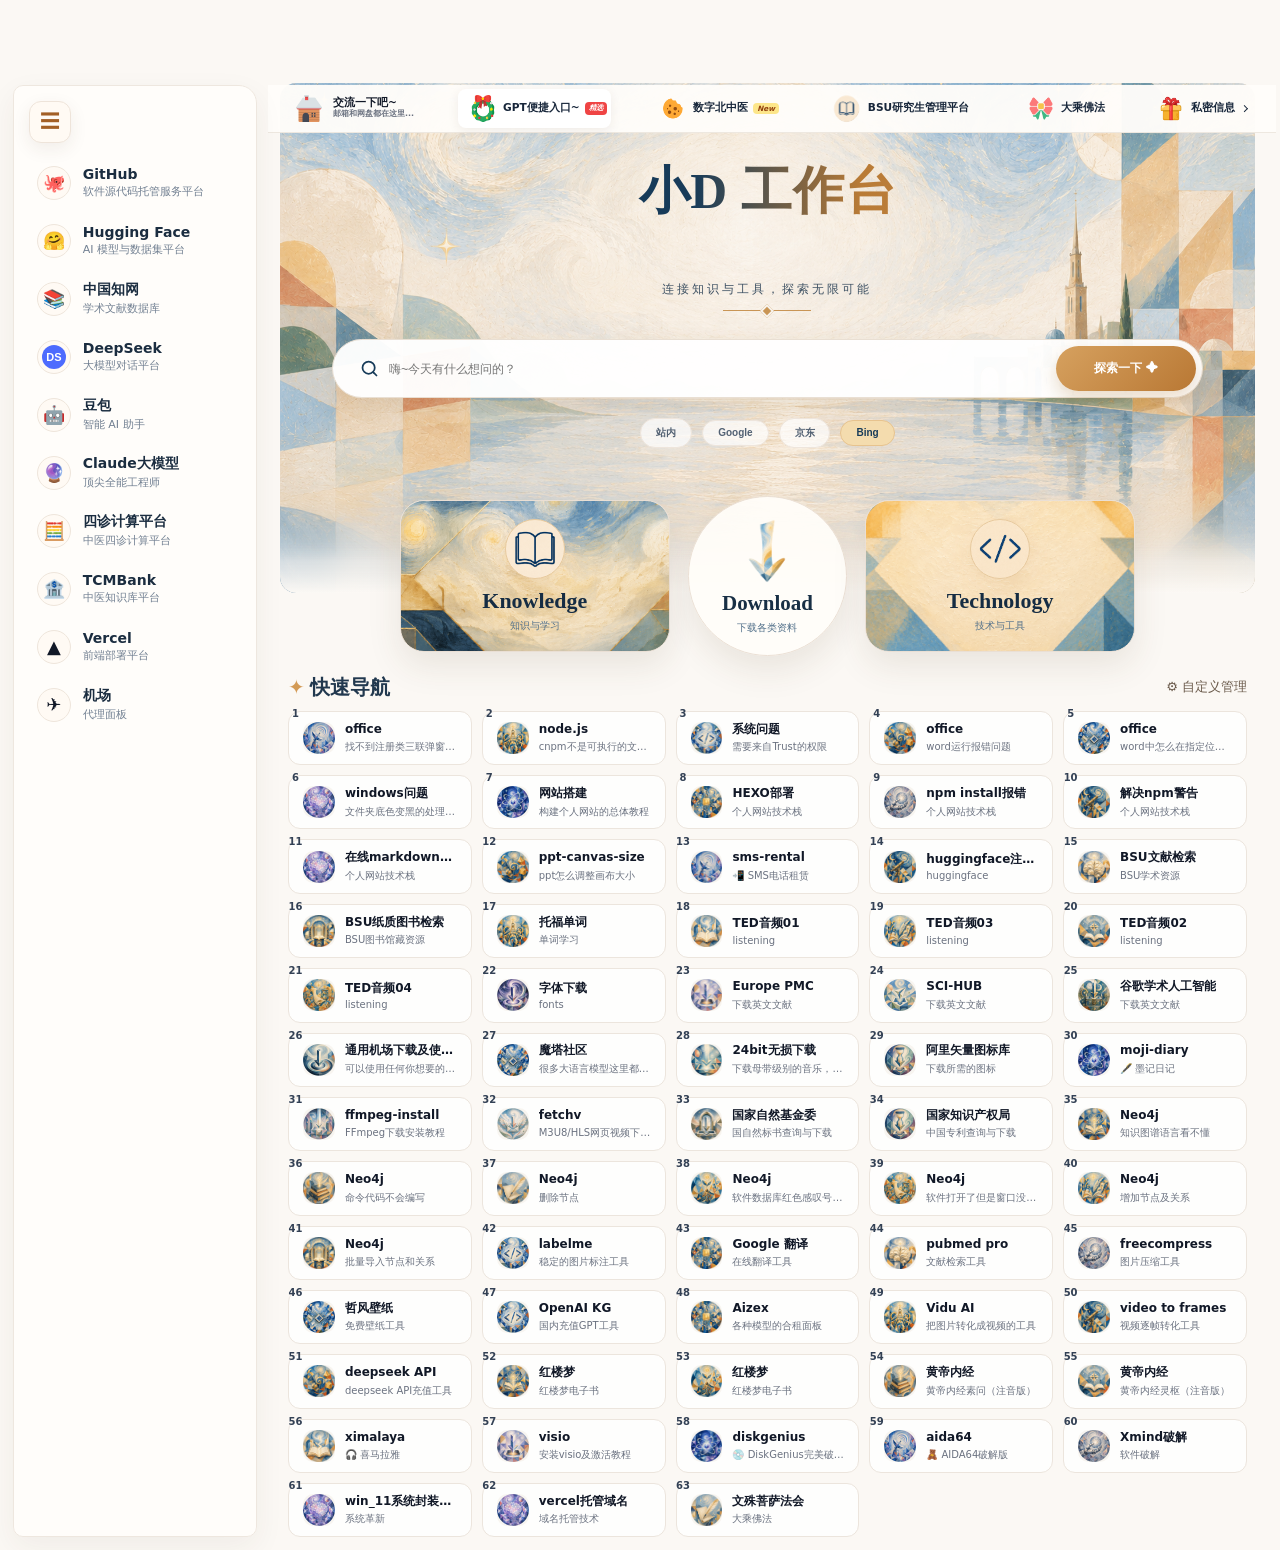
<file: main/index.html>
<!doctype html>
<html lang="zh-CN">
<head>
  <!-- 基础信息 -->
  <meta charset="utf-8" />
  <meta name="viewport" content="width=device-width, initial-scale=1" />
  <title>欢迎光临小丁工作台</title>

  <!-- 网站图标 -->
  <link rel="icon" href="pict/ico01.png" />

  <!-- 四个分区样式（全部使用相对路径）
       001 = 顶部导航区
       002 = 左侧边栏与整体布局（为保持原有层叠结果，最后加载）
       003 = 主工作台 / 搜索区
       004 = 快速导航 / 卡片区 -->
  <link rel="stylesheet" href="001/001.css" />
  <link rel="stylesheet" href="003/003.css" />
  <link rel="stylesheet" href="004/004.css" />
  <link rel="stylesheet" href="002/002.css" />
</head>

<body>

  <!--
    第二区、第三区、第四区统一放在同一个布局容器中。
    这样左侧边栏会和右侧内容共享同一行高：右侧内容变长时，
    左侧边栏会同步延伸；小屏放不下时则由页面整体纵向滚动。
  -->
  <div class="page-layout">

  <!-- ======================================================
       1) 左侧侧边栏开关按钮
       点击后配合 sidebar.js 实现展开 / 收起
       ====================================================== -->
  <button class="sidebar-toggle" data-zone="002">☰</button>


  <!-- ======================================================
       2) 左侧侧边栏
       这里放你常用的快捷入口
       ====================================================== -->
  <div class="sidebar" data-zone="002">

    <!-- GitHub -->
    <a class="side-item" href="https://github.com" target="_blank">
      <div class="side-logo">🐙</div>
      <div class="side-label">
        <div class="side-title">GitHub</div>
        <div class="side-desc">软件源代码托管服务平台</div>
      </div>
    </a>
    <!-- Hugging Face -->
    <a class="side-item" href="https://huggingface.co/" target="_blank">
      <div class="side-logo">🤗</div>
      <div class="side-label">
        <div class="side-title">Hugging Face</div>
        <div class="side-desc">AI 模型与数据集平台</div>
      </div>
    </a>
    <!-- 中国知网 -->
    <a class="side-item" href="https://www.cnki.net" target="_blank">
      <div class="side-logo">📚</div>
      <div class="side-label">
        <div class="side-title">中国知网</div>
        <div class="side-desc">学术文献数据库</div>
      </div>
    </a>

    <!-- DeepSeek -->
    <a class="side-item" href="https://chat.deepseek.com" target="_blank">
      <div class="side-logo">
        <svg width="24" height="24" viewBox="0 0 24 24" fill="none" xmlns="http://www.w3.org/2000/svg">
          <circle cx="12" cy="12" r="12" fill="#4D6BFE"/>
          <text x="12" y="16" text-anchor="middle" fill="white" font-size="11" font-weight="bold" font-family="Arial">DS</text>
        </svg>
      </div>
      <div class="side-label">
        <div class="side-title">DeepSeek</div>
        <div class="side-desc">大模型对话平台</div>
      </div>
    </a>

    <!-- 豆包 -->
    <a class="side-item" href="https://www.doubao.com" target="_blank">
      <div class="side-logo">🤖</div>
      <div class="side-label">
        <div class="side-title">豆包</div>
        <div class="side-desc">智能 AI 助手</div>
      </div>
    </a>

    <!-- Claude -->
    <a class="side-item" href="https://claude.ai/new" target="_blank">
      <div class="side-logo">🔮</div>
      <div class="side-label">
        <div class="side-title">Claude大模型</div>
        <div class="side-desc">顶尖全能工程师</div>
      </div>
    </a>

    <!-- 四诊计算平台 -->
    <a class="side-item" href="http://47.93.62.103:9765/healthypc/index.html/#/login" target="_blank">
      <div class="side-logo">🧮</div>
      <div class="side-label">
        <div class="side-title">四诊计算平台</div>
        <div class="side-desc">中医四诊计算平台</div>
      </div>
    </a>

    <!-- TCMBank -->
    <a class="side-item" href="https://tcmbank.cn/" target="_blank">
      <div class="side-logo">🏦</div>
      <div class="side-label">
        <div class="side-title">TCMBank</div>
        <div class="side-desc">中医知识库平台</div>
      </div>
    </a>

    <!-- Vercel -->
    <a class="side-item" href="https://vercel.com" target="_blank">
      <div class="side-logo">▲</div>
      <div class="side-label">
        <div class="side-title">Vercel</div>
        <div class="side-desc">前端部署平台</div>
      </div>
    </a>

    <!-- 机场 -->
    <a class="side-item" href="https://xn--4gqx1hgtfdmt.com/#/dashboard" target="_blank">
      <div class="side-logo">✈️</div>
      <div class="side-label">
        <div class="side-title">机场</div>
        <div class="side-desc">代理面板</div>
      </div>
    </a>

  </div>


  <!-- ======================================================
       3) 主体内容容器
       你原来的 header / hero / 分类栏 / 卡片区 都放这里
       collapsed 类一般是配合侧边栏一起联动的
       ====================================================== -->
  <div class="main-wrapper">

    <!-- ====================================================
         3.1 顶部题头
         左边是邮箱直达，右边是几个快捷导航
         ==================================================== -->
    <header class="topic" role="banner" data-zone="001">
      <div class="bar" id="topic-bar">
        <!-- 品牌入口 / 邮箱直达 -->
        <a class="brand" href="./add/email-cloud-drive.html" target="_blank" rel="noopener">
          <div class="brand-text">
            <strong>交流一下吧~</strong>
            <small>邮箱和网盘都在这里...</small>
          </div>
        </a>

        <!--
          说明：
          你这里原来把 nav 注释掉了，我保持不动，避免影响你当前样式和功能。
          所以下面这些导航链接，仍然直接放在 .bar 里面。
        -->

        <a class="nav-item active" href="https://chatgpt.com/" target="_blank">
          GPT便捷入口~
          <em class="badge badge-red">精选</em>
        </a>

        <a class="nav-item" href="https://cas.bucm.edu.cn/cas/login?service=https%3A%2F%2Fcas.bucm.edu.cn%2Fcas%2Foauth2.0%2FcallbackAuthorize%3Fsession_state%3D6B234DA998DEFC48EE5FDFB822FC7C4E" target="_blank">
          数字北中医
          <em class="badge badge-sand">New</em>
        </a>

        <a class="nav-item" href="https://auth-443.v.bsu.edu.cn/authserver/login?service=https%3A%2F%2Fv.bsu.edu.cn%2Fusers%2Fauth%2Fcas%2Fcallback%3Furl" target="_blank">
          BSU研究生管理平台
        </a>

        <a class="nav-item" href="https://rushiwowen.co/chat" target="_blank">
          大乘佛法
        </a>

        <a class="nav-item" href="../private/info.html" target="_blank">
          私密信息
          <span class="chev"></span>
        </a>

      </div>
    </header>


    <!-- ====================================================
         3.2 Hero 搜索区
         包含：动态标题、搜索框、搜索按钮、搜索引擎按钮
         ==================================================== -->
    <section class="hero" data-zone="003">
      <div class="hero-shell">
        <h1 class="hero-title">
          <span class="title-dynamic-wrap" aria-live="polite">
            <span id="hero-rotating-text" class="hero-rotating-text">小D 工作台</span>
          </span>
        </h1>

        <p class="hero-subtitle">连接知识与工具，探索无限可能</p>
        <span class="hero-divider" aria-hidden="true"></span>

        <div class="search-wrap">
          <input
            id="search-input"
            class="search-input"
            placeholder="嗨~今天有什么想问的？"
          />
          <button id="search-btn" class="search-btn" aria-label="搜索">
            探索一下 ✦
          </button>
        </div>

        <div id="engine-pills" class="engine-pills"></div>
      </div>
    </section>


    <!-- ====================================================
         3.3 功能分类区
         保留原来的七个分类筛选功能，只改成三块式布局
         ==================================================== -->
    <section class="rock" aria-label="功能分类" data-zone="004">
      <div class="rock-viewport" id="rock-viewport">
        <div class="rock-list" id="rock-list"></div>
      </div>
    </section>


    <!-- ====================================================
         3.4 主卡片列表区
         网站卡片会由 main.js 动态渲染到这里
         ==================================================== -->
    <section class="cards-scroll-area" data-zone="004">
      <div class="quick-nav-heading">
        <h2>快速导航</h2>
        <span>⚙ 自定义管理</span>
      </div>

      <main class="grid" id="grid"></main>
    </section>
  </div>

  </div><!-- /.page-layout -->


  <!-- ======================================================
       四个分区脚本（全部使用相对路径）
       001 = 顶部导航交互
       002 = 左侧边栏展开 / 收起
       003 = 搜索、搜索引擎与标题轮播
       004 = 网站数据、分类、卡片渲染与统一启动入口
       ====================================================== -->
  <script src="001/001.js"></script>
  <script src="002/002.js"></script>
  <script src="003/003.js"></script>
  <script src="004/004.js"></script>

</body>
</html>
</file>
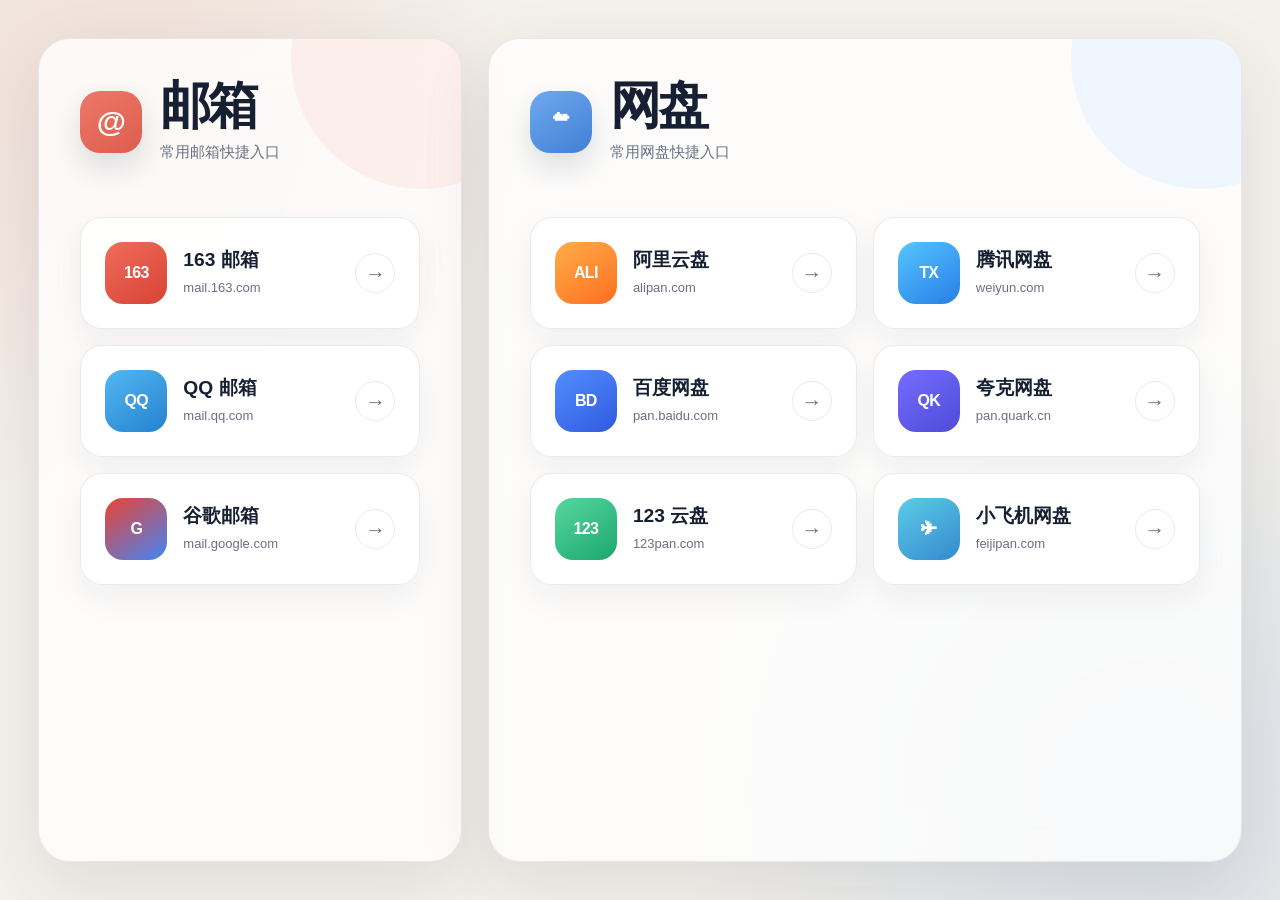
<file: add/email-cloud-drive.html>
<!DOCTYPE html>
<html lang="zh-CN">
<head>
  <meta charset="UTF-8" />
  <meta name="viewport" content="width=device-width, initial-scale=1.0" />
  <meta
    name="description"
    content="常用邮箱与网盘快捷入口"
  />

  <title>邮箱与网盘</title>
  <link
    rel="icon"
    type="image/png"
    href="../main/pict/ico01.png"
  />
  <link rel="stylesheet" href="email-cloud-drive.css" />
  <script src="email-cloud-drive.js" defer></script>
</head>
<body>
  <main class="portal">
    <section
      class="portal-section portal-section--email"
      aria-labelledby="email-title"
    >
      <header class="section-header">
        <span class="section-icon" aria-hidden="true">@</span>

        <div>
          <h1 id="email-title">邮箱</h1>
          <p>常用邮箱快捷入口</p>
        </div>
      </header>

      <div
        class="service-list"
        id="email-list"
      ></div>
    </section>

    <section
      class="portal-section portal-section--cloud"
      aria-labelledby="cloud-title"
    >
      <header class="section-header">
        <span class="section-icon" aria-hidden="true">☁</span>

        <div>
          <h2 id="cloud-title">网盘</h2>
          <p>常用网盘快捷入口</p>
        </div>
      </header>

      <div
        class="service-list"
        id="cloud-list"
      ></div>
    </section>
  </main>
</body>
</html>
</file>
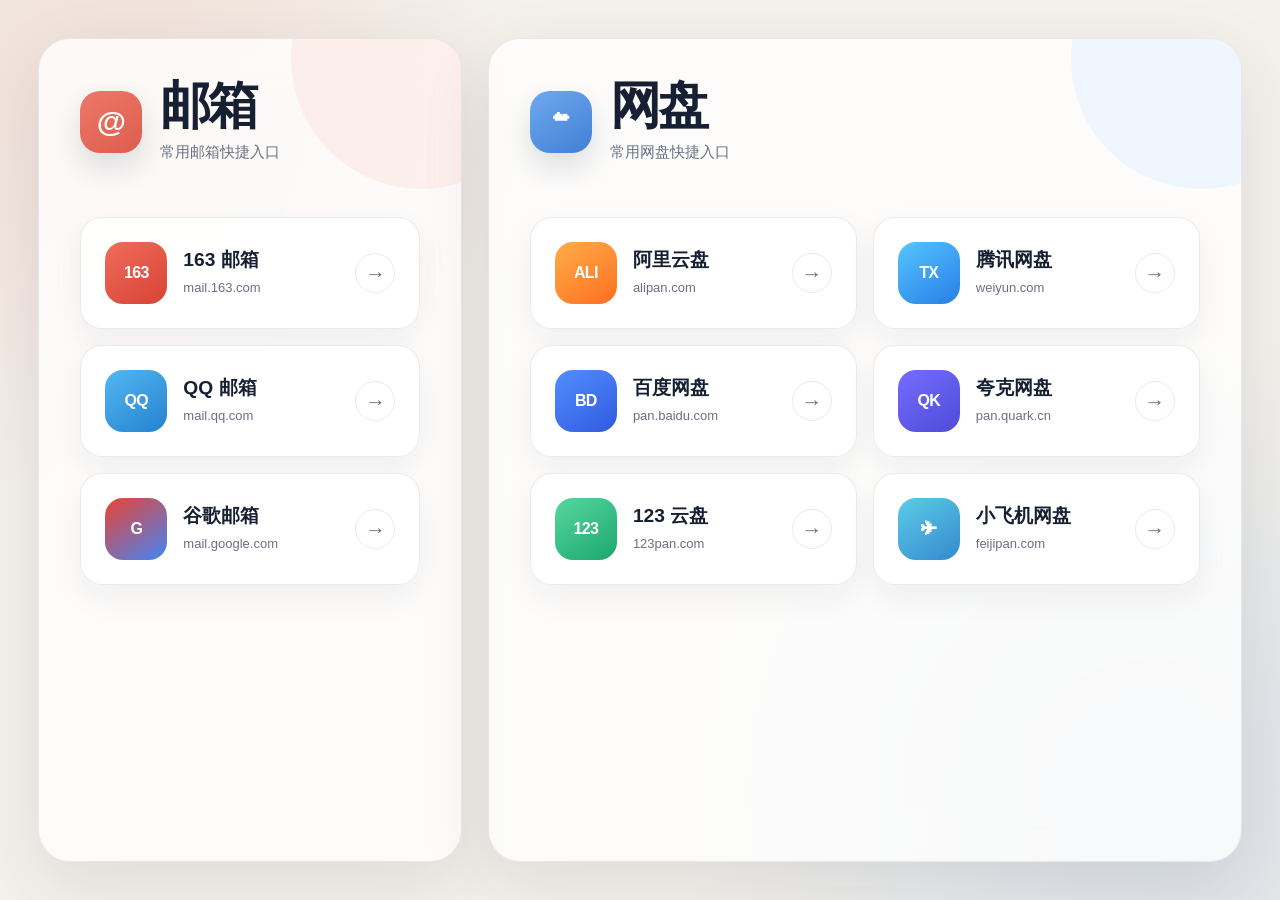
<file: main/add/email-cloud-drive.html>
<!DOCTYPE html>
<html lang="zh-CN">
<head>
  <meta charset="UTF-8" />
  <meta name="viewport" content="width=device-width, initial-scale=1.0" />
  <meta
    name="description"
    content="常用邮箱与网盘快捷入口"
  />

  <title>邮箱与网盘</title>
  <link
    rel="icon"
    type="image/png"
    href="../pict/ico01.png"
  />
  <link rel="stylesheet" href="email-cloud-drive.css" />
  <script src="email-cloud-drive.js" defer></script>
</head>
<body>
  <main class="portal">
    <section
      class="portal-section portal-section--email"
      aria-labelledby="email-title"
    >
      <header class="section-header">
        <span class="section-icon" aria-hidden="true">@</span>

        <div>
          <h1 id="email-title">邮箱</h1>
          <p>常用邮箱快捷入口</p>
        </div>
      </header>

      <div
        class="service-list"
        id="email-list"
      ></div>
    </section>

    <section
      class="portal-section portal-section--cloud"
      aria-labelledby="cloud-title"
    >
      <header class="section-header">
        <span class="section-icon" aria-hidden="true">☁</span>

        <div>
          <h2 id="cloud-title">网盘</h2>
          <p>常用网盘快捷入口</p>
        </div>
      </header>

      <div
        class="service-list"
        id="cloud-list"
      ></div>
    </section>
  </main>
</body>
</html>
</file>
<file: main/001/001.css>
/* =========================================================
   001：顶部导航区 + 全局基础变量/规则
   来源：原 main.css，按分区拆分
   ========================================================= */

:root {
  /* 页面基础颜色 */
    --bg: #f6f7fb;               /* 页面背景色 */
    --card: #fff;                /* 白色卡片背景 */
    --text: #111827;             /* 主文字颜色 */
    --muted: #6b7280;            /* 次要文字颜色 */
    --line: #e5e7eb;             /* 边框线颜色 */
    --primary: #2563eb;          /* 主蓝色 */

    /* 分类滚动栏（rock） */
    --rock-per-view: 5;          /* 一屏默认显示几个分类卡片 */
    --rock-gap: 16px;            /* 分类卡片之间的间距 */
    --rock-item-h: 100px;        /* 分类卡片的最小高度 */
    --rock-edge-fade: #ffffff;   /* 分类滚动区两侧渐隐的颜色 */

    /* 顶部导航（topic） */
    --topic-primary: #ffffff;
    --topic-bg: #ffffff;
    --topic-text: #111827;
    --topic-muted: #6b7280;
    --topic-border: #e5e7eb;
    --topic-badge-red: #ef4444;
    --topic-badge-sand-bg: #fde68a;
    --topic-badge-sand-text: #92400e;

    /* 顶部导航的补充参数 */
    --topic-pad-x: 0;
    --topic-bar-radius: 0;
    --topic-border-x: 0;
  
    /* rock 卡片里滚动栏标题、描述和图标的独立位置控制 */
    --rock-icon-x: 13px;   /* 图标左右 */
    --rock-icon-y: 13px;   /* 图标上下 */

    --rock-title-x: 50px;   /* 标题左右 */
    --rock-title-y: -10px; /* 标题上下 */

    --rock-desc-left: 130px; /* 描述基础左边距 */
    --rock-desc-x: 20px;      /* 描述左右微调 */
    --rock-desc-y: -30px;    /* 描述上下微调 */

    --rock-enter-x: -20px;         /* 圆圈箭头左右微调 */
    --rock-enter-y: 0px;        /* 圆圈箭头上下微调 */

    /* ===== 烟灰琥珀主题变量（更接近你第二张图） ===== */
    --rock-head-gap: 18px;
    --rock-panel: #2a2e35;
    --rock-panel-2: #1d2128;
    --rock-panel-soft: #323840;
  
    --rock-gold: #d5b56f;
    --rock-gold-soft: rgba(213, 181, 111, 0.10);
    --rock-gold-line: rgba(213, 181, 111, 0.18);
  
    --rock-title-color: #f5efe3;
    --rock-desc-color: #c6baaa;
    --rock-enter-color: #d1b273;
  
    --rock-shadow: 0 12px 26px rgba(18, 22, 30, 0.14);
}

* {
  box-sizing: border-box;      /* 让宽高计算更稳定 */
}

html,
body {
  margin: 0;                   /* 去掉浏览器默认外边距 */
}

body {
  font-family: system-ui, -apple-system, Segoe UI, Roboto, Arial, sans-serif; /* 字体 */
    color: var(--text);          /* 默认文字颜色 */
    background: var(--bg);       /* 页面背景色 */
}

.topbar {
  position: sticky;            /* 滚动时吸顶 */
    top: 0;
    display: flex;               /* 横向排列 */
    gap: 12px;                   /* 子元素间距 */
    align-items: center;         /* 垂直居中 */
    padding: 12px 16px;          /* 内边距 */
    background: rgba(255, 255, 255, 0.85); /* 半透明白底 */
    backdrop-filter: blur(8px);  /* 背景模糊 */
    border-bottom: 1px solid var(--line);  /* 底部细线 */
}

.brand {
  font-weight: 800;            /* 品牌名加粗 */
}

.input {
  flex: 1;                     /* 占满剩余空间 */
    min-width: 240px;            /* 最小宽度 */
    padding: 10px 12px;
    border: 1px solid var(--line);
    border-radius: 10px;
}

.topic {
  position: sticky;   /* 顶部栏吸附在页面上方，滚动时不跑掉 */
    top: 0;             /* 吸附到最顶端 */
    z-index: 50;        /* 层级高一点，避免被别的内容盖住 */
    padding: 0;         /* 外围内边距为 0 */
    margin-bottom: 0;   /* 底部外边距为 0 */
}

.topic .bar {
  position: relative;
    display: flex;              /* 用横向排列 */
    justify-content: center;    /* 整体内容水平居中 */
    align-items: center;        /* 垂直居中 */
    gap: 48px;                  /* bar 里面各大块之间的基础间距，也就是调顶部的这些子的间距用这个 */

    height: 64px;               /* 顶部栏高度 */
    padding: 0 20px;            /* 左右留一点空白 */

    background: var(--topic-bg);/* 背景色 */
    border: 0;                  /* 无边框 */
    border-radius: var(--topic-bar-radius); /* 圆角 */
    box-shadow: none;           /* 不要阴影 */
}

.topic .brand {
  display: flex;              /* 横向排列 */
    align-items: center;        /* 垂直居中 */
    gap: 12px;                  /* logo 和文字之间的距离 */
    color: inherit;             /* 继承文字颜色 */
    text-decoration: none;      /* 去掉下划线 */
}

.topic .brand img {
  width: 40px;                /* logo 宽度 */
    height: 40px;               /* logo 高度 */
    display: block;
    border-radius: 10px;        /* 圆角 */
    margin-right: 12px;         /* logo 和右边文字拉开一点，这是顶部栏的logo和右边文字的距离 */
}

.topic .brand-text strong {
  display: block;
    line-height: 1;
    color: var(--topic-text);
}

.topic .brand-text small {
  display: block;
    font-size: 12px;
    color: var(--topic-muted);
}

.topic .nav::after {
  content: attr(data-note);
    position: absolute;
    top: -18px;
    left: 50%;
    transform: translateX(-50%);
    padding: 2px 6px;
    border-radius: 6px;
    font-size: 12px;
    font-weight: 700;
    color: #fff;
    background: var(--topic-primary);
}

.topic .nav-item {
  display: inline-flex;       /* 按钮里的文字和小图标横向排列 */
    align-items: center;        /* 垂直居中 */
    gap: 6px;                   /* 按钮内部：文字和小箭头之间的距离 */
    padding: 6px 12px;          /* 按钮内部留白 */
    border-radius: 8px;         /* 圆角 */
    color: #374151;
    text-decoration: none;      /* 去掉链接下划线 */
    font-weight: 700;
    background: transparent;    /* 默认透明背景 */
}

.topic .nav-item.active {
  background: #f3f4f6;
}

.topic .nav-item .chev {
  width: 8px;
    height: 8px;
    margin-left: 2px;
    display: inline-block;
    transform: rotate(-45deg);
    border-right: 2px solid currentColor;
    border-bottom: 2px solid currentColor;
}

.topic .badge {
  padding: 2px 6px;
    border-radius: 6px;
    font-size: 11px;
    font-weight: 800;
}

.topic .badge-red {
  background: var(--topic-badge-red);
    color: #fff;
}

.topic .badge-sand {
  background: var(--topic-badge-sand-bg);
    color: var(--topic-badge-sand-text);
}

html {
  overflow-x: hidden;
}

body {
  background: #fbf8f4;
}

.topic .bar {
  height: 72px;
    justify-content: flex-start;
    gap: clamp(28px, 3.6vw, 64px);
    padding: 0 38px;
    border-bottom: 1px solid #eee8e0;
    background: rgba(255, 253, 250, 0.96);
}

.topic .brand {
  flex: 0 0 auto;
    margin-right: 18px;
}

.topic .brand img {
  width: 42px;
    height: 42px;
    margin-right: 0;
}

.topic .nav-item {
  padding: 9px 14px;
    border-radius: 12px;
    color: #17263a;
}

.topic .nav-item.active {
  background: #ffffff;
    box-shadow: 0 4px 16px rgba(76, 55, 34, 0.08);
}

@media (max-width: 900px) {
  .topic .bar {
    gap: 12px;
        padding: 0 16px;
        overflow-x: auto;
  }
}

html,
body {
  height: 100%;
    overflow: hidden;
}

/* =========================================================
   第一区入口图标
   ========================================================= */

.section-one-entry {
  display: flex !important;
  flex-direction: row !important;
  align-items: center !important;
  justify-content: flex-start;
  column-gap: 14px;
}

.section-one-entry-content {
  min-width: 0;

  display: flex;
  flex-direction: row;
  align-items: center;
  column-gap: 8px;
}

.section-one-entry-content--stacked {
  flex-direction: column;
  align-items: flex-start;
  justify-content: center;
  row-gap: 2px;
}

.section-one-icon {
  width: 40px !important;
  height: 40px !important;

  display: block;
  flex: 0 0 48px;
  object-fit: contain;
}

.section-one-entry[data-section-one-label="通讯面板"] .section-one-icon {
  width: 40px !important;
  height: 40px !important;

  flex-basis: 56px;
}

.section-one-entry[data-section-one-label="BSU研究生管理平台"] .section-one-icon {
  width: 52px !important;
  height: 52px !important;
  flex: 0 0 52px;
}


/* =========================================================
   顶部题头：整体等比例缩放适配
   ========================================================= */

.topic .bar {
  min-width: max-content;
    gap: 56px;
    padding: 0 38px;
    flex-wrap: nowrap;
    white-space: nowrap;
    overflow: visible;
}

.topic .nav {
  flex-wrap: nowrap;
}

.topic .bar > *,
.topic .nav-item,
.topic .section-one-entry-content,
.topic .section-one-entry-content > * {
  flex-shrink: 0;
    white-space: nowrap;
}
</file>
<file: main/003/003.css>
/* =========================================================
   003：主工作台 / Hero / 搜索区
   ========================================================= */

:root {
  --center-content-max-width: 1520px;
  --center-content-side-gap: 64px;
}

.hero {
  /* 各区域垂直间距 */
  --gap-title-subtitle: 30px;
  --gap-subtitle-divider: 12px;
  --gap-divider-search: 28px;
  --gap-search-engines: 20px;

  position: relative;
  isolation: isolate;
  flex: 0 0 auto;

  display: grid;
  place-items: center;

  min-height: clamp(500px, 58vh, 620px);
  margin:
    calc(clamp(8px, 1.2cqw, 16px) - 14px)
    clamp(8px, 1.2cqw, 16px)
    0;

  padding:
    clamp(52px, 7vh, 82px)
    clamp(16px, 2vw, 28px)
    calc(var(--feature-size) * 0.66 + clamp(70px, 8vh, 110px));

  overflow: hidden;
  border-radius: 16px;
  color: #173b59;

  background:
    #1d2128
    url("../pict/bg_search.png")
    center / cover
    no-repeat;
}

/* 隐藏原顶部遮罩 */
.hero::before {
  display: none;
}

/* Hero 底部渐隐过渡 */
.hero::after {
  content: "";
  display: block !important;

  position: absolute;
  inset: auto 0 0;
  z-index: 0;

  height: clamp(80px, 9vw, 130px);
  pointer-events: none;

  background: linear-gradient(
    180deg,
    rgba(251, 248, 244, 0) 0%,
    rgba(251, 248, 244, 0.08) 18%,
    rgba(251, 248, 244, 0.3) 46%,
    rgba(251, 248, 244, 0.66) 76%,
    #fbf8f4 100%
  );

  -webkit-backdrop-filter: blur(14px) saturate(0.88);
  backdrop-filter: blur(14px) saturate(0.88);

  -webkit-mask-image: linear-gradient(
    180deg,
    transparent 0%,
    rgba(0, 0, 0, 0.35) 30%,
    #000 72%,
    #000 100%
  );
  mask-image: linear-gradient(
    180deg,
    transparent 0%,
    rgba(0, 0, 0, 0.35) 30%,
    #000 72%,
    #000 100%
  );

  filter: none !important;
  opacity: 1 !important;
  animation: none !important;
  transform: none !important;
}

/* 确保 Hero 内容位于底部渐隐层上方 */
.hero * {
  position: relative;
  z-index: 1;
}

.hero-shell {
  width: 100% !important;
  max-width: none !important;
  min-width: 0;
  margin: 0;
  margin-inline: auto !important;

  display: flex;
  flex-direction: column;
  align-items: center;
  justify-content: center;

  text-align: center;
}

/* =========================================================
   标题区域
   ========================================================= */

.hero-title {
  position: relative;
  z-index: 1000;

  width: 100%;
  min-width: 0;
  margin: 0;
  margin-inline: auto !important;
  margin-bottom: var(--gap-title-subtitle) !important;

  overflow: visible !important;
  text-align: center !important;
}

.title-dynamic-wrap {
  position: relative;
  z-index: 1000;

  width: 100%;
  min-width: 0;
  height: clamp(100px, 10vw, 138px);
  min-height: clamp(100px, 10vw, 138px);
  max-height: clamp(100px, 10vw, 138px);
  margin-inline: auto !important;
  padding: 0;

  display: flex;
  align-items: center;
  justify-content: center;

  overflow: visible !important;
  text-align: center !important;
}

.hero-rotating-text {
  position: relative;
  z-index: 1001 !important;

  display: -webkit-box;
  width: 100%;
  max-width: 1320px;
  margin: 0;
  margin-inline: auto !important;

  overflow: hidden;
  white-space: normal;
  text-align: center !important;
  text-wrap: balance;

  -webkit-box-orient: vertical;
  -webkit-line-clamp: 2;

  font-family: Georgia, "Times New Roman", "Noto Serif SC", serif;
  font-size: clamp(32px, 4vw, 64px);
  font-weight: 600;
  line-height: 1.06;
  letter-spacing: clamp(0.01em, 0.05vw, 0.05em);

  color: transparent;
  background: linear-gradient(
    90deg,
    #173b59 0%,
    #173b59 42%,
    #b97b36 60%,
    #c69155 100%
  );
  background-size: 100% 100%;
  -webkit-background-clip: text;
  background-clip: text;

  filter: none;
  animation: none;
  transition:
    opacity 0.35s ease,
    transform 0.35s ease,
    filter 0.35s ease;
}

.hero-rotating-text.is-changing {
  opacity: 0;
  transform: translateY(4px);
}

.hero-subtitle {
  margin: 0;
  margin-bottom: var(--gap-subtitle-divider) !important;

  color: #3f5264;
  font-size: clamp(11px, 1.2cqw, 15px);
  letter-spacing: clamp(0.12em, 0.3cqw, 0.34em);
}

.hero-divider {
  position: relative;

  display: block;
  width: 88px;
  height: 1px;
  margin: 0 auto;
  margin-bottom: var(--gap-divider-search) !important;

  background: #c99555;
}

.hero-divider::after {
  content: "";

  position: absolute;
  top: 50%;
  left: 50%;

  width: 6px;
  height: 6px;
  border: 2px solid #f7f2eb;

  background: #c99555;
  transform: translate(-50%, -50%) rotate(45deg);
}

/* =========================================================
   搜索区域
   ========================================================= */

.search-wrap {
  position: static !important;
  left: auto !important;
  right: auto !important;

  width: min(
    calc(100% - var(--center-content-side-gap)),
    var(--center-content-max-width)
  ) !important;
  max-width: none !important;
  margin: 0 auto;
  margin-inline: auto !important;
  margin-bottom: var(--gap-search-engines) !important;
  padding: 6px;

  display: grid;
  grid-template-columns:
    minmax(0, 1fr)
    clamp(104px, 14cqw, 142px);
  align-items: center;
  justify-content: center;
  gap: 0;

  border: 1px solid #e9dfd3;
  border-radius: 999px;
  background: rgba(255, 255, 255, 0.96);
  box-shadow: 0 12px 34px rgba(76, 55, 34, 0.1);

  transform: none !important;
}

.search-input {
  width: 100%;
  min-width: 0;
  height: clamp(42px, 5vh, 50px);
  padding:
    0
    clamp(12px, 2cqw, 24px)
    0
    clamp(42px, 5cqw, 54px);

  box-sizing: border-box;
  border: 0;
  border-radius: 999px;
  outline: 0;

  color: #25384c;
  font-size: clamp(12px, 1.25cqw, 16px);

  background:
    url("data:image/svg+xml,%3Csvg xmlns='http://www.w3.org/2000/svg' width='24' height='24' viewBox='0 0 24 24' fill='none' stroke='%23173b59' stroke-width='2' stroke-linecap='round' stroke-linejoin='round'%3E%3Ccircle cx='11' cy='11' r='7'/%3E%3Cpath d='m20 20-3.2-3.2'/%3E%3C/svg%3E")
      no-repeat 20px 50% / 21px 21px,
    transparent;

  box-shadow: none;
}

.search-btn {
  width: 100%;
  height: clamp(42px, 5vh, 50px);
  padding: 0 1em;

  display: flex;
  align-items: center;
  justify-content: center;

  border: none;
  border-radius: 999px;
  white-space: nowrap;
  cursor: pointer;

  color: #fff;
  font-size: clamp(12px, 1.2cqw, 15px);
  font-weight: 800;

  background: linear-gradient(135deg, #d6a15f 0%, #b97834 100%);
  box-shadow: 0 8px 18px rgba(177, 116, 48, 0.24);
}

/* =========================================================
   搜索引擎标签
   ========================================================= */

.engine-pills {
  width: min(
    calc(100% - var(--center-content-side-gap)),
    var(--center-content-max-width)
  ) !important;
  margin-inline: auto !important;
  margin-bottom: clamp(16px, 3vh, 30px);

  display: flex;
  flex-wrap: wrap;
  align-items: center;
  justify-content: center !important;
  gap: clamp(6px, 1cqw, 10px);
}

.engine-pill {
  position: relative;

  padding:
    clamp(5px, 0.7cqw, 7px)
    clamp(9px, 1.5cqw, 16px);

  border: 1px solid #eee5dc;
  border-radius: 999px;
  cursor: pointer;

  color: #526173;
  font-size: clamp(10px, 1cqw, 13px);
  font-weight: 600;

  background: rgba(255, 255, 255, 0.72);
  backdrop-filter: none;
}

.engine-pill.active {
  border-color: #e7c38e;
  color: #173b59;
  background: #f4dcae;
}

.engine-pill.active::before {
  display: none;
}

/* =========================================================
   视口响应式
   ========================================================= */

@media (max-width: 760px) {
  .search-btn {
    width: min(100%, 220px);
    justify-self: center;
  }
}

@media (max-width: 640px) {
  .search-wrap {
    border-radius: 24px;
  }

  .search-btn {
    width: 100%;
  }
}

/* =========================================================
   大型容器适配
   ========================================================= */

@container (min-width: 1100px) {
  .hero {
    min-height: clamp(430px, 44vh, 500px);
    padding:
      clamp(48px, 4cqw, 72px)
      clamp(24px, 3cqw, 46px)
      clamp(105px, 7cqw, 128px);
  }

  .title-dynamic-wrap {
    height: clamp(120px, 9cqw, 154px);
    min-height: clamp(120px, 9cqw, 154px);
    max-height: clamp(120px, 9cqw, 154px);
  }

  .hero-rotating-text {
    max-width: 1480px;

    font-size: clamp(54px, 4.6cqw, 86px);
    line-height: 1.04;
    letter-spacing: 0.035em;
  }

  .hero-subtitle {
    font-size: clamp(15px, 1.15cqw, 20px);
    letter-spacing: clamp(0.18em, 0.27cqw, 0.34em);
  }

  .hero-divider {
    width: clamp(88px, 7cqw, 116px);
  }

  .search-wrap {
    grid-template-columns:
      minmax(0, 1fr)
      clamp(160px, 12cqw, 198px);

    padding: clamp(6px, 0.6cqw, 9px);
  }

  .search-input,
  .search-btn {
    height: clamp(56px, 4.4cqw, 70px);
  }

  .search-input {
    padding-right: clamp(22px, 2cqw, 32px);
    padding-left: clamp(54px, 4cqw, 68px);

    font-size: clamp(15px, 1.25cqw, 19px);

    background-position:
      clamp(20px, 1.8cqw, 28px) 50%,
      0 0;
    background-size:
      clamp(21px, 1.8cqw, 27px)
      clamp(21px, 1.8cqw, 27px),
      auto;
  }

  .search-btn {
    font-size: clamp(14px, 1.2cqw, 18px);
  }

  .engine-pills {
    gap: clamp(9px, 1cqw, 14px);
  }

  .engine-pill {
    padding:
      clamp(7px, 0.7cqw, 10px)
      clamp(15px, 1.4cqw, 22px);

    font-size: clamp(12px, 1cqw, 15px);
  }
}
</file>
<file: main/004/004.css>
/* =========================================================
   004：分类导航 / 快速导航 / 网址卡片区样式
   ========================================================= */

/* ---------- 快速导航卡片 ---------- */
.grid {
  width: 100%;
  margin: 0;
  padding: 0 28px 40px;
  display: grid;
  grid-template-columns: repeat(6, minmax(0, 1fr));
  gap: 12px;
  zoom: 1;
}

a.card {
  position: relative;
  min-height: 66px;
  padding: 10px 14px;
  display: flex;
  align-items: center;
  gap: 10px;
  color: inherit;
  text-decoration: none;
  background: rgba(255, 255, 255, 0.82);
  border: 1px solid #ece5dd;
  border-radius: 12px;
  box-shadow: none;
  transition:
    transform 0.12s ease,
    box-shadow 0.12s ease,
    border-color 0.12s ease;
}

a.card:hover {
  transform: translateY(-1px);
  border-color: #dfc6a8;
  box-shadow: 0 10px 24px rgba(76, 55, 34, 0.10);
}

.card .badge {
  position: absolute;
  top: -8px;
  left: -3px;
  width: 19px;
  height: 19px;
  display: flex;
  align-items: center;
  justify-content: center;
  color: #334155;
  font-size: 10px;
  font-weight: 700;
  background: transparent;
  border: 0;
  border-radius: 999px;
}

.logo {
  width: 36px;
  height: 36px;
  display: flex;
  flex-shrink: 0;
  align-items: center;
  justify-content: center;
  overflow: hidden;
  color: #475569;
  font-weight: 800;
  background: #f8f5f0;
  border-radius: 10px;
}

.logo img {
  width: 100%;
  height: 100%;
  display: block;
}

.logo .fallback {
  font-size: 16px;
}

.content {
  min-width: 0;
  display: flex;
  flex-direction: column;
  gap: 4px;
}

.name,
.desc,
.host {
  overflow: hidden;
  white-space: nowrap;
  text-overflow: ellipsis;
}

.name {
  font-size: 14px;
  font-weight: 700;
  line-height: 1.2;
}

.desc {
  color: var(--muted);
  font-size: 12px;
}

.host {
  min-width: 60px;
  max-width: 40%;
  margin-left: auto;
  display: none;
  color: var(--muted);
  font-size: 12px;
  text-align: right;
}

.empty {
  grid-column: 1 / -1;
  padding: 24px;
  color: var(--muted);
  text-align: center;
  background: #fff;
  border: 1px dashed var(--line);
  border-radius: 16px;
}

/* ---------- 分类导航：旧版卡片兼容样式 ---------- */
.rock-item {
  position: relative;
  width: 100%;
  min-width: 0;
  min-height: var(--rock-item-h);
  height: auto;
  padding: 0;
  display: flex;
  flex-direction: column;
  justify-content: center;
  gap: 8px;
  box-sizing: border-box;
  color: inherit;
  text-decoration: none;
  background:
    radial-gradient(circle at 18% 20%, rgba(213, 181, 111, 0.08), transparent 32%),
    linear-gradient(180deg, var(--rock-panel) 0%, var(--rock-panel-2) 100%);
  border: 1px solid rgba(213, 181, 111, 0.16);
  border-radius: 18px;
  box-shadow:
    0 12px 26px rgba(18, 22, 30, 0.14),
    inset 0 1px 0 rgba(255, 255, 255, 0.05);
  scroll-snap-align: start;
  transition:
    transform 0.18s ease,
    box-shadow 0.18s ease,
    border-color 0.18s ease,
    background 0.18s ease;
}

.rock-item:hover {
  transform: translateY(-4px);
  background:
    radial-gradient(circle at 18% 20%, rgba(213, 181, 111, 0.10), transparent 34%),
    linear-gradient(180deg, var(--rock-panel-soft) 0%, #232830 100%);
  border-color: rgba(213, 181, 111, 0.24);
  box-shadow:
    0 16px 30px rgba(18, 22, 30, 0.16),
    inset 0 1px 0 rgba(255, 255, 255, 0.06);
}

.rock-item.active {
  transform: translateY(-2px);
  background:
    radial-gradient(circle at 18% 20%, rgba(213, 181, 111, 0.11), transparent 34%),
    linear-gradient(180deg, #31363e 0%, #23272f 100%);
  border-color: rgba(213, 181, 111, 0.28);
  box-shadow:
    0 14px 28px rgba(18, 22, 30, 0.16),
    inset 0 0 0 1px rgba(213, 181, 111, 0.06);
}

.rock-head {
  display: flex;
  align-items: center;
  justify-content: space-between;
  gap: 12px;
}

.rock-head-main {
  min-width: 0;
  display: flex;
  align-items: center;
  gap: var(--rock-head-gap);
}

.rock-icon {
  width: 100px;
  height: 100px;
  display: flex;
  flex-shrink: 0;
  align-items: center;
  justify-content: center;
  font-size: 36px;
  line-height: 1;
  background:
    linear-gradient(180deg, rgba(255, 255, 255, 0.06) 0%, rgba(255, 255, 255, 0.02) 100%),
    linear-gradient(180deg, #2a2f36 0%, #21262d 100%);
  border: 1px solid rgba(213, 181, 111, 0.12);
  border-radius: 14px;
  box-shadow:
    inset 0 1px 0 rgba(255, 255, 255, 0.06),
    0 8px 18px rgba(18, 22, 30, 0.12);
  transform: translate(var(--rock-icon-x), var(--rock-icon-y));
}

.rock-icon-img {
  width: 58px;
  height: 58px;
  display: block;
  object-fit: contain;
}

.rock-item[data-cat="download"] .rock-icon-img,
.rock-item[data-cat="crack"] .rock-icon-img,
.rock-item[data-cat="tools"] .rock-icon-img,
.rock-item[data-cat="KG"] .rock-icon-img,
.rock-item[data-cat="techology"] .rock-icon-img,
.rock-item[data-cat="research"] .rock-icon-img,
.rock-item[data-cat="classics"] .rock-icon-img {
  width: 78px;
  height: 78px;
  transform: scale(1.3);
}

.rock-enter {
  position: relative;
  top: var(--rock-enter-y);
  left: var(--rock-enter-x);
  width: 50px;
  height: 50px;
  display: flex;
  align-items: center;
  justify-content: center;
  color: var(--rock-enter-color);
  font-size: 13px;
  background: rgba(255, 255, 255, 0.04);
  border: 1px solid rgba(213, 181, 111, 0.14);
  border-radius: 999px;
  transition:
    transform 0.18s ease,
    color 0.18s ease,
    border-color 0.18s ease,
    background 0.18s ease,
    box-shadow 0.18s ease;
}

.rock-item:hover .rock-enter,
.rock-item.active .rock-enter {
  color: #ead29a;
  background: rgba(213, 181, 111, 0.08);
  border-color: rgba(213, 181, 111, 0.24);
  box-shadow: 0 6px 14px rgba(213, 181, 111, 0.08);
  transform: translate(1px, -1px);
}

.rock-title,
.rock-desc {
  overflow: hidden;
  white-space: nowrap;
  text-overflow: ellipsis;
}

.rock-title {
  color: var(--rock-title-color);
  font-size: 18px;
  font-weight: 800;
  line-height: 1.2;
  transform: translate(var(--rock-title-x), var(--rock-title-y));
}

.rock-desc {
  margin-top: 0;
  margin-left: var(--rock-desc-left);
  color: var(--rock-desc-color);
  font-size: 14px;
  line-height: 1.45;
  transform: translate(var(--rock-desc-x), var(--rock-desc-y));
}

.rock-item:hover .rock-title,
.rock-item.active .rock-title {
  color: #fff3da;
}

.rock-item:hover .rock-desc,
.rock-item.active .rock-desc {
  color: #c6b79c;
}

.rock-item .rock-bubble {
  display: none !important;
}

/* ---------- 三张功能卡片布局 ---------- */
.rock {
  position: relative;
  z-index: 5;
  width: min(
    calc(100% - var(--center-content-side-gap)),
    var(--center-content-max-width)
  ) !important;
  margin: calc(var(--feature-size) * -0.61) auto 0 !important;
  padding: 0;
  left: auto !important;
  right: auto !important;
  flex: 0 0 auto;
  box-sizing: border-box;
  transform: none !important;
}

.rock-viewport {
  position: relative;
  width: 100% !important;
  min-width: 0;
  margin-left: auto !important;
  margin-right: auto !important;
  padding: 0;
  overflow: visible;
  scroll-snap-type: none;
  scrollbar-gutter: auto;
  -ms-overflow-style: none;
  scrollbar-width: none;
}

.rock-viewport::-webkit-scrollbar {
  height: 8px;
}

.rock-viewport::-webkit-scrollbar-thumb {
  background: rgba(0, 0, 0, 0.2);
  border-radius: 4px;
}

.rock-list {
  width: 100% !important;
  min-width: 0;
  margin-left: auto !important;
  margin-right: auto !important;
  display: grid;
  grid-template-columns:
    minmax(0, 1fr)
    var(--feature-size)
    minmax(0, 1fr) !important;
  grid-auto-flow: row;
  grid-auto-columns: auto;
  align-items: center;
  gap: var(--feature-gap);
  zoom: 1;
}

/* 当前布局不使用轮播箭头和边缘渐隐。 */
.rock-arrow,
.rock::before,
.rock::after {
  display: none !important;
}

.rock-panel {
  min-width: 0;
  color: #21384e;
  background: rgba(255, 253, 249, 0.94);
  border: 1px solid #eadfd4;
  box-shadow: 0 14px 34px rgba(76, 55, 34, 0.10);
}

.rock-panel-side {
  width: 100%;
  min-height: calc(var(--feature-size) * 0.82);
  padding:
    clamp(8px, 1.8cqw, 22px)
    clamp(6px, 2cqw, 26px);
  display: flex;
  flex-direction: column;
  align-items: center;
  justify-content: center;
  appearance: none;
  font: inherit;
  text-align: center;
  cursor: pointer;
  border-radius: 24px;
  transition:
    transform 0.18s ease,
    border-color 0.18s ease,
    box-shadow 0.18s ease;
}

.rock-panel-side:hover,
.rock-panel-side.active {
  transform: translateY(-3px);
  border-color: #d8aa70;
  box-shadow: 0 18px 40px rgba(76, 55, 34, 0.14);
}

.rock-main-icon {
  width: clamp(40px, 6cqw, 70px);
  height: clamp(40px, 6cqw, 70px);
  margin-bottom: clamp(5px, 1cqw, 10px);
  display: flex;
  align-items: center;
  justify-content: center;
  font-size: clamp(19px, 2.6cqw, 31px);
  line-height: 1;
  background: #fffaf2;
  border: 1px solid #e7c99d;
  border-radius: 50%;
  box-shadow: 0 8px 22px rgba(177, 116, 48, 0.12);
}

.rock-code-icon {
  color: #a96727;
  font-family: ui-monospace, SFMono-Regular, Menlo, Consolas, monospace;
  font-size: clamp(15px, 2cqw, 22px);
  font-weight: 800;
}

.rock-panel-label {
  max-width: 100%;
  color: #152c43;
  font-family: Georgia, "Times New Roman", serif;
  font-size: clamp(15px, 2.2cqw, 27px);
  font-weight: 600;
  line-height: 1.1;
  white-space: nowrap;
}

.rock-panel-caption {
  margin-top: clamp(3px, 0.7cqw, 6px);
  color: #52708a;
  font-size: clamp(9px, 1cqw, 13px);
  white-space: nowrap;
}

.rock-panel-download {
  width: var(--feature-size);
  height: var(--feature-size);
  padding: clamp(10px, 2cqw, 24px);
  display: flex;
  flex-direction: column;
  align-items: center;
  justify-content: center;
  justify-self: center !important;
  font: inherit;
  cursor: pointer;
  border-radius: 50%;
  transition: transform 0.18s ease, box-shadow 0.18s ease;
}

.rock-panel-download:hover,
.rock-panel-download.active {
  transform: translateY(-3px);
  box-shadow: 0 18px 40px rgba(76, 55, 34, 0.14);
}

.rock-download-icon {
  width: 100px;
  height: 100px;
  color: transparent !important;
  font-size: 0 !important;
  line-height: 1;
  background-image: url("../pict/download.png") !important;
  background-repeat: no-repeat !important;
  background-position: center !important;
  background-size: contain !important;
}

.rock-panel-download strong {
  margin-top: 6px;
  color: #182f45;
  font-family: Georgia, "Times New Roman", serif;
  font-size: clamp(15px, 2.1cqw, 25px);
  font-weight: 600;
  white-space: nowrap;
}

.rock-panel-download small {
  margin-top: 5px;
  color: #52708a;
  font-size: clamp(9px, 1cqw, 13px);
  white-space: nowrap;
}

/* ---------- 快速导航标题与滚动区域 ---------- */
.quick-nav-heading {
  position: relative;
  z-index: 1;
  margin:
    clamp(12px, 2vh, 24px)
    clamp(12px, 2cqw, 28px)
    10px;
  display: flex;
  flex: 0 0 auto;
  align-items: center;
  justify-content: space-between;
  color: #21384e;
}

.quick-nav-heading h2 {
  position: relative;
  margin: 0;
  padding-left: 22px;
  font-size: 20px;
}

.quick-nav-heading h2::before {
  content: "✦";
  position: absolute;
  top: 50%;
  left: 0;
  color: #d39a55;
  transform: translateY(-50%);
}

.quick-nav-heading span {
  color: #6b5b4c;
  font-size: 13px;
}

.cards-scroll-area {
  position: relative;
  flex: 1 1 auto;
  min-height: 0;
  display: flex;
  flex-direction: column;
  overflow: hidden !important;
  isolation: isolate;
}

/* 已停用的顶部过渡层。 */
.cards-scroll-area::before {
  display: none !important;
}

.cards-scroll-area .grid {
  position: relative;
  z-index: 1;
  flex: 1 1 auto;
  min-height: 0;
  padding:
    0
    clamp(12px, 2cqw, 28px)
    40px;
  grid-template-columns:
    repeat(
      auto-fill,
      minmax(clamp(150px, 16cqw, 230px), 1fr)
    ) !important;
  align-content: start;
  gap: clamp(8px, 1cqw, 12px);
  overflow-x: hidden;
  overflow-y: auto;
  overscroll-behavior: contain;
  scrollbar-width: none;
  -webkit-mask-image:
    linear-gradient(
      to bottom,
      rgba(0, 0, 0, 0.18) 0,
      rgba(0, 0, 0, 0.55) 3px,
      rgba(0, 0, 0, 0.88) 7px,
      #000 11px,
      #000 100%
    ) !important;
  mask-image:
    linear-gradient(
      to bottom,
      rgba(0, 0, 0, 0.18) 0,
      rgba(0, 0, 0, 0.55) 3px,
      rgba(0, 0, 0, 0.88) 7px,
      #000 11px,
      #000 100%
    ) !important;
  -webkit-mask-repeat: no-repeat;
  mask-repeat: no-repeat;
  -webkit-mask-size: 100% 100%;
  mask-size: 100% 100%;
}

.cards-scroll-area .grid::-webkit-scrollbar {
  display: none;
}

.cards-scroll-area a.card {
  min-width: 0;
  min-height: clamp(54px, 6vh, 66px);
  padding:
    clamp(8px, 1cqw, 10px)
    clamp(9px, 1.4cqw, 14px);
}

.cards-scroll-area .logo {
  width: clamp(30px, 3.2cqw, 36px);
  height: clamp(30px, 3.2cqw, 36px);
}

.cards-scroll-area .name {
  font-size: clamp(12px, 1.15cqw, 14px);
}

.cards-scroll-area .desc {
  font-size: clamp(10px, 1cqw, 12px);
}

/* ---------- 响应式布局 ---------- */
@media (max-width: 1600px) {
  .rock-list {
    zoom: 0.92;
  }
}

@media (max-width: 1500px) {
  .grid {
    grid-template-columns: repeat(5, minmax(0, 1fr));
  }
}

@media (max-width: 1440px) {
  .rock-list {
    zoom: 0.84;
  }
}

@media (max-width: 1280px) {
  .rock-list {
    zoom: 0.76;
  }
}

@media (max-width: 1180px) {
  .rock-panel-body {
    grid-template-columns: minmax(66px, 1fr) 72px minmax(66px, 1fr);
  }

  .grid {
    grid-template-columns: repeat(4, minmax(0, 1fr));
  }
}

@media (max-width: 1120px) {
  .rock-list {
    zoom: 0.68;
  }
}

@media (max-width: 900px) {
  .grid {
    grid-template-columns: repeat(3, minmax(0, 1fr));
  }
}

@media (max-width: 640px) {
  .grid {
    grid-template-columns: repeat(2, minmax(0, 1fr));
  }
}

@container (max-width: 700px) {
  .rock-panel-caption,
  .rock-panel-download small {
    font-size: 9px;
  }

  .quick-nav-heading span {
    display: none;
  }
}

@container (max-width: 520px) {
  .rock-panel-caption,
  .rock-panel-download small {
    display: none;
  }

  .rock-panel-label,
  .rock-panel-download strong {
    font-size: clamp(12px, 3.4cqw, 16px);
  }
}

@container (min-width: 1100px) {
  .rock {
    margin: -116px auto 0 !important;
  }

  .rock-list {
    grid-template-columns:
      minmax(0, 1fr)
      190px
      minmax(0, 1fr) !important;
    gap: clamp(20px, 2.2cqw, 36px);
  }

  .rock-panel-side {
    height: 162px;
    min-height: 162px;
    max-height: 162px;
    padding:
      14px
      clamp(24px, 3cqw, 42px);
  }

  .rock-panel-download {
    width: 190px;
    min-width: 190px;
    max-width: 190px;
    height: 190px;
    min-height: 190px;
    max-height: 190px;
    padding: 24px;
    flex-shrink: 0;
    aspect-ratio: 1 / 1;
  }

  .rock-main-icon {
    width: 64px;
    min-width: 64px;
    max-width: 64px;
    height: 64px;
    min-height: 64px;
    max-height: 64px;
    margin-bottom: 7px;
    flex: 0 0 64px;
    font-size: 30px;
    aspect-ratio: 1 / 1;
  }

  .rock-code-icon {
    font-size: 22px;
  }

  .rock-panel-label {
    flex: 0 0 auto;
    font-size: clamp(27px, 1.8cqw, 32px);
    line-height: 1.05;
  }

  .rock-panel-caption {
    margin-top: 4px;
    flex: 0 0 auto;
    font-size: clamp(13px, 0.85cqw, 15px);
    line-height: 1.2;
  }

  .rock-download-icon {
    flex: 0 0 auto;
  }

  .rock-panel-download strong {
    flex: 0 0 auto;
    font-size: clamp(25px, 1.7cqw, 30px);
    line-height: 1.1;
  }

  .rock-panel-download small {
    flex: 0 0 auto;
    font-size: clamp(13px, 0.85cqw, 15px);
    line-height: 1.2;
  }

  .quick-nav-heading {
    margin:
      clamp(14px, 1.6vh, 20px)
      clamp(18px, 2cqw, 32px)
      12px;
  }

  .quick-nav-heading h2 {
    font-size: clamp(22px, 1.55cqw, 26px);
  }

  .quick-nav-heading span {
    font-size: clamp(13px, 0.9cqw, 15px);
  }

  .cards-scroll-area .grid {
    padding:
      0
      clamp(18px, 2cqw, 32px)
      44px;
    grid-template-columns:
      repeat(
        auto-fill,
        minmax(clamp(190px, 17cqw, 250px), 1fr)
      ) !important;
    gap: clamp(10px, 1.1cqw, 16px);
  }

  .cards-scroll-area a.card {
    min-height: clamp(72px, 5.6cqw, 84px);
    padding:
      clamp(11px, 1cqw, 14px)
      clamp(13px, 1.3cqw, 18px);
    gap: clamp(11px, 1cqw, 14px);
    border-radius: 14px;
  }

  .cards-scroll-area .logo {
    width: clamp(40px, 3.1cqw, 48px);
    height: clamp(40px, 3.1cqw, 48px);
    flex: 0 0 clamp(40px, 3.1cqw, 48px);
    border-radius: 11px;
  }

  .cards-scroll-area .content {
    gap: clamp(4px, 0.35cqw, 6px);
  }

  .cards-scroll-area .name {
    font-size: clamp(15px, 1.1cqw, 17px);
    line-height: 1.2;
  }

  .cards-scroll-area .desc {
    font-size: clamp(12px, 0.9cqw, 14px);
    line-height: 1.25;
  }

  .cards-scroll-area .card .badge {
    top: -7px;
    left: -3px;
    width: 22px;
    height: 22px;
    font-size: 11px;
  }
}

@container (min-width: 1200px) {
  .search-wrap {
    position: relative;
    left: 50%;
    width: min(calc(100cqw - 72px), 1520px) !important;
    max-width: none !important;
    transform: translateX(-50%);
  }
}

/* 中小屏左右卡片仅从外侧向中间收缩。 */
@media (min-width: 901px) and (max-width: 1800px) {
  .rock-panel-knowledge,
  .rock-panel-technology {
    width: calc(100% - 100px) !important;
  }
}

/* ---------- Knowledge / Technology 背景与图标 ---------- */
.rock-panel-knowledge,
.rock-panel-technology {
  overflow: hidden;
  background-repeat: no-repeat !important;
  background-position: center center !important;
  background-size: cover !important;
}

.rock-panel-knowledge,
.rock-panel-knowledge:hover,
.rock-panel-knowledge.active {
  background-image: url("../pict/bg_card001.png") !important;
}

.rock-panel-technology,
.rock-panel-technology:hover,
.rock-panel-technology.active {
  background-image: url("../pict/bg_card002.png") !important;
}

.rock-panel-knowledge .rock-main-icon,
.rock-panel-technology .rock-main-icon {
  color: transparent !important;
  font-size: 0 !important;
  background-repeat: no-repeat !important;
  background-position: center !important;
  background-size: 160% auto !important;
}

.rock-panel-knowledge .rock-main-icon {
  background-image: url("../pict/ico_01.png") !important;
}

.rock-panel-technology .rock-main-icon {
  background-image: url("../pict/ico_02.png") !important;
}

/* 三张功能卡片围绕页面中心排列。 */
.rock-panel-knowledge {
  justify-self: end !important;
}

.rock-panel-technology {
  justify-self: start !important;
}

/* =========================================================
   仅超大屏：只移动左右卡片的外侧边缘
   左卡右边缘不动，右卡左边缘不动
   不修改网格、整体宽度、高度、字号和图标
   ========================================================= */

@media (min-width: 1800px) {
  /* Knowledge：左边缘向右缩进 */
  .rock-panel-knowledge {
    width: auto !important;
    margin-left: 60px !important;
    margin-right: 0 !important;
    justify-self: stretch !important;
  }

  /* Technology：右边缘向左缩进 */
  .rock-panel-technology {
    width: auto !important;
    margin-left: 0 !important;
    margin-right: 60px !important;
    justify-self: stretch !important;
  }
}
</file>
<file: main/002/002.css>
/* =========================================================
   002：左侧边栏 + 主体布局联动
   已删除重复规则，仅保留最终生效样式
   ========================================================= */

:root {
  /* 侧边栏位置与尺寸 */
  --sidebar-left: clamp(16px, 1.171vw, 2.083vh);
  --sidebar-width: clamp(244px, 17.862vw, 31.771vh);
  --sidebar-collapsed-width: clamp(56px, 4.100vw, 7.292vh);
  --sidebar-top-fix: -2px;

  /* 侧边栏圆角 */
  --sidebar-radius: 10px;
  --sidebar-top-right-radius: 18px;

  /* 侧边栏内边距 */
  --sidebar-pad-top: clamp(70px, 5.124vw, 9.115vh);
  --sidebar-pad-x: clamp(12px, 0.878vw, 1.562vh);
  --sidebar-pad-bottom: clamp(18px, 1.318vw, 2.344vh);
  --sidebar-collapsed-pad: clamp(8px, 0.586vw, 1.042vh);

  /* 侧边栏项目 */
  --side-item-height: clamp(54px, 3.953vw, 7.031vh);
  --side-item-margin: clamp(4px, 0.293vw, 0.521vh);
  --side-item-pad-y: clamp(8px, 0.586vw, 1.042vh);
  --side-item-pad-x: clamp(10px, 0.732vw, 1.302vh);
  --side-item-gap: clamp(12px, 0.878vw, 1.562vh);
  --side-item-radius: clamp(12px, 0.878vw, 1.562vh);

  /* 项目图标与文字 */
  --side-logo-size: clamp(34px, 2.489vw, 4.427vh);
  --side-logo-font-size: clamp(18px, 1.318vw, 2.344vh);
  --side-logo-svg-size: clamp(24px, 1.757vw, 3.125vh);
  --side-title-size: clamp(14px, 1.025vw, 1.823vh);
  --side-desc-size: clamp(11px, 0.805vw, 1.432vh);
  --side-desc-margin: clamp(2px, 0.146vw, 0.260vh);

  /* 折叠按钮 */
  --sidebar-toggle-inset: clamp(16px, 1.171vw, 2.083vh);
  --sidebar-toggle-size: clamp(42px, 3.075vw, 5.469vh);
  --sidebar-toggle-radius: clamp(12px, 0.878vw, 1.562vh);
  --sidebar-toggle-font-size: clamp(20px, 1.464vw, 2.604vh);
}


/* =========================================================
   主体内容
   ========================================================= */

.main-wrapper {
  height: 100vh;
  height: 100dvh;
  display: flex;
  flex-direction: column;
  overflow: hidden;
  container-type: inline-size;

  --feature-size: clamp(96px, 16cqw, 190px);
  --feature-gap: clamp(8px, 1.8cqw, 26px);

  margin-left: calc(
    var(--sidebar-left) +
    var(--sidebar-width)
  );

  padding-top: 72px;
  transition: margin-left 0.25s ease;
}

.main-wrapper.collapsed {
  margin-left: calc(
    var(--sidebar-left) +
    var(--sidebar-collapsed-width)
  );
}


/* =========================================================
   顶部导航
   ========================================================= */

.topic {
  position: fixed;
  top: 0;
  right: 0;
  left: 0;
  z-index: 1000;
  margin: 0;
  padding: 0;
}

.topic .bar {
  width: 100%;
  max-width: 100%;
  border-radius: 0;
}


/* =========================================================
   左侧边栏
   ========================================================= */

.sidebar {
  position: fixed;
  top: calc(88px + var(--sidebar-top-fix));
  bottom: 16px;
  left: var(--sidebar-left);
  z-index: 200;

  width: var(--sidebar-width);
  height: auto;

  padding:
    var(--sidebar-pad-top)
    var(--sidebar-pad-x)
    var(--sidebar-pad-bottom);

  border: 1px solid #eee7df;
  border-radius: var(--sidebar-radius);
  border-top-right-radius: var(--sidebar-top-right-radius);

  background: rgba(255, 253, 250, 0.96);
  box-shadow: 0 10px 30px rgba(76, 55, 34, 0.06);

  overflow-x: hidden;
  overflow-y: auto;
  scrollbar-width: none;

  transition:
    width 0.25s ease,
    padding 0.25s ease;
}

.sidebar::-webkit-scrollbar {
  display: none;
}

.sidebar.collapsed {
  width: var(--sidebar-collapsed-width);
  padding-right: var(--sidebar-collapsed-pad);
  padding-left: var(--sidebar-collapsed-pad);
}


/* =========================================================
   侧边栏项目
   ========================================================= */

.side-item {
  display: flex;
  align-items: center;
  gap: var(--side-item-gap);

  width: 100%;
  min-height: var(--side-item-height);
  margin-bottom: var(--side-item-margin);
  padding: var(--side-item-pad-y) var(--side-item-pad-x);

  border: 1px solid transparent;
  border-radius: var(--side-item-radius);
  background: transparent;

  color: #111827;
  text-decoration: none;
  cursor: pointer;

  transition:
    background 0.2s ease,
    transform 0.1s ease,
    box-shadow 0.2s ease,
    border-color 0.2s ease;
}

.side-item:hover,
.side-item.active {
  border-color: #eadfce;
  background: #fff7ec;
  box-shadow: none;
  transform: none;
}

.sidebar.collapsed .side-item {
  justify-content: center;
  padding-inline: 0;
}


/* =========================================================
   项目图标
   ========================================================= */

.side-logo {
  width: var(--side-logo-size);
  height: var(--side-logo-size);
  flex: 0 0 var(--side-logo-size);

  display: flex;
  align-items: center;
  justify-content: center;

  border: 1px solid #eee5db;
  border-radius: 50%;
  background: #fffaf4;

  font-size: var(--side-logo-font-size);
}

.side-logo svg {
  width: var(--side-logo-svg-size);
  height: var(--side-logo-svg-size);
}


/* =========================================================
   项目文字
   ========================================================= */

.side-label {
  display: flex;
  flex-direction: column;
}

.side-title {
  color: #1b2d40;
  font-size: var(--side-title-size);
  font-weight: 700;
}

.side-desc {
  margin-top: var(--side-desc-margin);
  color: #728092;
  font-size: var(--side-desc-size);
}

.sidebar.collapsed .side-label {
  display: none;
}


/* =========================================================
   折叠按钮
   ========================================================= */

.sidebar-toggle {
  position: fixed;

  top: calc(
    88px +
    var(--sidebar-top-fix) +
    var(--sidebar-toggle-inset)
  );

  left: calc(
    var(--sidebar-left) +
    var(--sidebar-toggle-inset)
  );

  z-index: 600;

  width: var(--sidebar-toggle-size);
  height: var(--sidebar-toggle-size);

  display: flex;
  align-items: center;
  justify-content: center;

  border: 1px solid #eee4da;
  border-radius: var(--sidebar-toggle-radius);
  background: #fffaf4;

  color: #a35f25;
  font-size: var(--sidebar-toggle-font-size);
  cursor: pointer;

  box-shadow: 0 6px 18px rgba(76, 55, 34, 0.08);

  transition:
    left 0.25s ease,
    transform 0.15s ease,
    box-shadow 0.2s ease,
    background 0.2s ease,
    color 0.2s ease,
    border-color 0.2s ease;
}

.sidebar-toggle:hover {
  color: #7f4315;
  border-color: #dfc4a4;
  background: #ffffff;
  box-shadow: 0 8px 20px rgba(76, 55, 34, 0.10);
  transform: translateY(-1px);
}

.sidebar-toggle:active {
  transform: scale(0.95);
}

.sidebar-toggle.collapsed {
  left: calc(
    var(--sidebar-left) +
    var(--sidebar-collapsed-width) -
    var(--sidebar-toggle-size) -
    var(--sidebar-collapsed-pad)
  );
}


/* =========================================================
   小屏幕适配
   ========================================================= */

@media (max-width: 900px) {
  :root {
    --sidebar-width: 220px;
  }
}


/* =========================================================
   小高度屏幕：整页纵向滚动
   顶部导航保持固定
   其余区域随整页滚动
   小高度时卡片列表自动展开到完整高度
   ========================================================= */

html {
  height: auto;
  min-height: 100%;
  overflow-x: hidden;
  overflow-y: auto;
}

body {
  height: auto;
  min-height: 100vh;
  min-height: 100dvh;
  overflow: visible;
}

.main-wrapper {
  overflow: visible;
}

.sidebar {
  position: absolute;
  bottom: auto;
  height: calc(100vh - (88px + var(--sidebar-top-fix)) - 16px);
  height: calc(100dvh - (88px + var(--sidebar-top-fix)) - 16px);
}

.sidebar-toggle {
  position: absolute;
}

@media (max-height: 820px) {
  .main-wrapper {
    height: auto;
    min-height: 100vh;
    min-height: 100dvh;
  }

  .cards-scroll-area {
    flex: 0 0 auto;
    min-height: 0;
    overflow: visible !important;
  }

  .cards-scroll-area .grid {
    flex: 0 0 auto;
    height: auto;
    min-height: 0;
    overflow: visible !important;
    overscroll-behavior: auto;
  }
}

/* =========================================================
   Hero 稳定布局
   不再根据浏览器高度拉伸或压缩内部比例
   分类卡片与搜索区保持稳定距离
   ========================================================= */

.hero {
  height: auto !important;
  min-height: 0 !important;
  padding:
    clamp(48px, 4cqw, 72px)
    clamp(16px, 2cqw, 28px)
    calc(var(--feature-size) * 0.61 + 28px) !important;
  align-items: start;
  justify-items: center;
}

.hero-shell {
  justify-content: flex-start;
}

.title-dynamic-wrap {
  height: auto !important;
  min-height: clamp(120px, 9cqw, 154px) !important;
  max-height: none !important;
}

.engine-pills {
  margin-bottom: 20px !important;
}

/* =========================================================
   四区统一布局（最终规则）

   01 顶部导航固定在视口顶部；
   02 左侧边栏与右侧的 03 + 04 共用同一网格行；
   右侧内容超过屏幕高度时，页面整体滚动，不再单独裁切 04。
   ========================================================= */

:root {
  --page-top: 72px;
  --page-gap: clamp(10px, 0.9vw, 16px);
  --page-edge: clamp(10px, 1vw, 20px);
}

html {
  height: auto;
  min-height: 100%;
  overflow-x: hidden;
  overflow-y: auto;
  scroll-behavior: smooth;
}

body {
  min-width: 720px;
  min-height: 100vh;
  min-height: 100dvh;
  overflow-x: auto;
  overflow-y: visible;
}

.page-layout {
  position: relative;
  width: 100%;
  min-height: 100vh;
  min-height: 100dvh;
  padding:
    calc(var(--page-top) + var(--page-edge))
    var(--page-edge)
    var(--page-edge);
  display: grid;
  grid-template-columns: var(--sidebar-width) minmax(0, 1fr);
  grid-template-rows: minmax(calc(100vh - var(--page-top) - (2 * var(--page-edge))), auto);
  grid-template-rows: minmax(calc(100dvh - var(--page-top) - (2 * var(--page-edge))), auto);
  align-items: stretch;
  gap: var(--page-gap);
  transition: grid-template-columns 0.25s ease;
}

.page-layout.sidebar-collapsed {
  grid-template-columns: var(--sidebar-collapsed-width) minmax(0, 1fr);
}

.main-wrapper,
.main-wrapper.collapsed {
  grid-column: 2;
  grid-row: 1;
  width: 100%;
  min-width: 0;
  height: auto;
  min-height: 100%;
  margin-left: 0;
  padding-top: 0;
  display: flex;
  flex-direction: column;
  overflow: visible;
}

.sidebar {
  position: relative;
  top: auto;
  right: auto;
  bottom: auto;
  left: auto;
  grid-column: 1;
  grid-row: 1;
  width: 100%;
  height: auto;
  min-height: 100%;
  max-height: none;
  padding-top: var(--sidebar-pad-top);
  overflow-x: hidden;
  overflow-y: visible;
}

.sidebar.collapsed {
  width: 100%;
}

.sidebar-toggle,
.sidebar-toggle.collapsed {
  position: absolute;
  top: calc(var(--page-top) + var(--page-edge) + var(--sidebar-toggle-inset));
  left: calc(var(--page-edge) + var(--sidebar-toggle-inset));
}

.sidebar-toggle.collapsed {
  left: calc(
    var(--page-edge) +
    var(--sidebar-collapsed-width) -
    var(--sidebar-toggle-size) -
    var(--sidebar-collapsed-pad)
  );
}

.cards-scroll-area {
  flex: 1 0 auto;
  min-height: 0;
  overflow: visible !important;
}

.cards-scroll-area .grid {
  flex: 0 0 auto;
  height: auto;
  min-height: 0;
  padding-bottom: 0;
  overflow: visible !important;
  overscroll-behavior: auto;
  -webkit-mask-image: none !important;
  mask-image: none !important;
}

/* 分类三卡始终按左—中—右的相对关系排布，不再按断点缩放整组。 */
.rock-list {
  zoom: 1 !important;
}

@media (max-width: 900px) {
  :root {
    --sidebar-width: 210px;
  }

  .page-layout {
    grid-template-columns: var(--sidebar-width) minmax(480px, 1fr);
  }

  .page-layout.sidebar-collapsed {
    grid-template-columns: var(--sidebar-collapsed-width) minmax(480px, 1fr);
  }
}
</file>
<file: add/email-cloud-drive.css>
:root {
  --page-background: #f4f1eb;
  --panel-background: rgba(255, 255, 255, 0.78);
  --card-background: rgba(255, 255, 255, 0.88);

  --text-primary: #172033;
  --text-secondary: #687083;

  --border-color: rgba(27, 36, 55, 0.09);

  --email-color: #dd5c4d;
  --email-soft: #fbe1dc;

  --cloud-color: #417fd5;
  --cloud-soft: #dfeeff;

  --shadow: 0 24px 70px rgba(37, 43, 58, 0.1);
}

* {
  box-sizing: border-box;
  margin: 0;
  padding: 0;
}

html {
  min-width: 320px;
  background: var(--page-background);
}

body {
  min-height: 100vh;
  padding: clamp(18px, 3vw, 42px);

  color: var(--text-primary);
  font-family:
    Inter,
    "PingFang SC",
    "Microsoft YaHei",
    sans-serif;

  background:
    radial-gradient(
      circle at 9% 12%,
      rgba(221, 92, 77, 0.12),
      transparent 30%
    ),
    radial-gradient(
      circle at 90% 88%,
      rgba(65, 127, 213, 0.14),
      transparent 34%
    ),
    var(--page-background);
}

a {
  color: inherit;
  text-decoration: none;
}

.portal {
  width: min(1600px, 100%);
  min-height: calc(100vh - clamp(36px, 6vw, 84px));
  margin: 0 auto;

  display: grid;
  grid-template-columns:
    minmax(340px, 0.72fr)
    minmax(640px, 1.28fr);
  gap: clamp(16px, 2vw, 28px);
}

.portal-section {
  position: relative;

  min-width: 0;
  padding: clamp(24px, 3.2vw, 50px);

  display: flex;
  flex-direction: column;

  overflow: hidden;
  border: 1px solid var(--border-color);
  border-radius: 32px;

  background: var(--panel-background);
  box-shadow: var(--shadow);
  backdrop-filter: blur(20px);
}

.portal-section::before {
  content: "";

  position: absolute;
  top: -110px;
  right: -90px;

  width: 260px;
  height: 260px;

  border-radius: 50%;
  opacity: 0.48;
  pointer-events: none;
}

.portal-section--email::before {
  background: var(--email-soft);
}

.portal-section--cloud::before {
  background: var(--cloud-soft);
}

.section-header {
  position: relative;
  z-index: 1;

  display: flex;
  align-items: center;
  gap: 18px;
}

.section-icon {
  width: 62px;
  height: 62px;

  display: grid;
  flex: 0 0 62px;
  place-items: center;

  border-radius: 20px;

  color: #ffffff;
  font-size: 30px;
  font-weight: 800;

  box-shadow: 0 14px 30px rgba(30, 38, 54, 0.14);
}

.portal-section--email .section-icon {
  background:
    linear-gradient(
      145deg,
      #ed7968,
      var(--email-color)
    );
}

.portal-section--cloud .section-icon {
  background:
    linear-gradient(
      145deg,
      #6fa9ee,
      var(--cloud-color)
    );
}

.section-header h1,
.section-header h2 {
  font-size: clamp(32px, 4vw, 54px);
  font-weight: 800;
  line-height: 1;
  letter-spacing: -0.06em;
}

.section-header p {
  margin-top: 9px;

  color: var(--text-secondary);
  font-size: 15px;
  line-height: 1.5;
}

.service-list {
  position: relative;
  z-index: 1;

  margin-top: clamp(34px, 6vh, 72px);

  display: grid;
  gap: 16px;
}

.portal-section--email .service-list {
  grid-template-columns: 1fr;
}

.portal-section--cloud .service-list {
  grid-template-columns: repeat(2, minmax(0, 1fr));
}

.service-card {
  min-width: 0;
  padding: clamp(17px, 2vw, 24px);

  display: grid;
  grid-template-columns: 62px minmax(0, 1fr) 40px;
  align-items: center;
  gap: 16px;

  border: 1px solid var(--border-color);
  border-radius: 22px;

  background: var(--card-background);
  box-shadow: 0 12px 32px rgba(36, 42, 56, 0.06);

  transition:
    border-color 180ms ease,
    box-shadow 180ms ease,
    transform 180ms ease;
}

.service-card:hover {
  border-color: rgba(27, 36, 55, 0.16);

  box-shadow: 0 18px 40px rgba(36, 42, 56, 0.11);
  transform: translateY(-3px);
}

.service-card:focus-visible {
  outline: 3px solid rgba(65, 127, 213, 0.28);
  outline-offset: 3px;
}

.service-mark {
  width: 62px;
  height: 62px;

  display: grid;
  place-items: center;

  border-radius: 18px;

  color: #ffffff;
  font-size: 16px;
  font-weight: 800;
  letter-spacing: -0.04em;
}

.service-copy {
  min-width: 0;

  display: block;
}

.service-name {
  display: block;
  overflow: hidden;

  font-size: clamp(17px, 1.5vw, 22px);
  font-weight: 750;
  line-height: 1.25;

  text-overflow: ellipsis;
  white-space: nowrap;
}

.service-domain {
  display: block;
  margin-top: 7px;
  overflow: hidden;

  color: var(--text-secondary);
  font-size: 13px;
  line-height: 1.4;

  text-overflow: ellipsis;
  white-space: nowrap;
}

.service-arrow {
  width: 40px;
  height: 40px;

  display: grid;
  place-items: center;

  border: 1px solid var(--border-color);
  border-radius: 50%;

  color: var(--text-secondary);
  font-size: 21px;
  line-height: 1;

  transition:
    background-color 180ms ease,
    color 180ms ease,
    transform 180ms ease;
}

.portal-section--email .service-card:hover .service-arrow {
  color: #ffffff;
  background: var(--email-color);
  transform: translateX(3px);
}

.portal-section--cloud .service-card:hover .service-arrow {
  color: #ffffff;
  background: var(--cloud-color);
  transform: translateX(3px);
}

@media (max-width: 1180px) {
  .portal {
    grid-template-columns: 1fr;
  }

  .portal-section {
    min-height: auto;
  }
}

@media (max-width: 700px) {
  .portal-section--cloud .service-list {
    grid-template-columns: 1fr;
  }
}

@media (max-width: 520px) {
  body {
    padding: 12px;
  }

  .portal-section {
    padding: 22px 16px;
    border-radius: 24px;
  }

  .section-icon {
    width: 54px;
    height: 54px;

    flex-basis: 54px;

    border-radius: 17px;
    font-size: 26px;
  }

  .service-list {
    margin-top: 30px;
  }

  .service-card {
    padding: 15px;

    grid-template-columns:
      54px
      minmax(0, 1fr)
      36px;
    gap: 13px;

    border-radius: 19px;
  }
}
</file>
<file: main/add/email-cloud-drive.css>
:root {
  --page-background: #f4f1eb;
  --panel-background: rgba(255, 255, 255, 0.78);
  --card-background: rgba(255, 255, 255, 0.88);

  --text-primary: #172033;
  --text-secondary: #687083;

  --border-color: rgba(27, 36, 55, 0.09);

  --email-color: #dd5c4d;
  --email-soft: #fbe1dc;

  --cloud-color: #417fd5;
  --cloud-soft: #dfeeff;

  --shadow: 0 24px 70px rgba(37, 43, 58, 0.1);
}

* {
  box-sizing: border-box;
  margin: 0;
  padding: 0;
}

html {
  min-width: 320px;
  background: var(--page-background);
}

body {
  min-height: 100vh;
  padding: clamp(18px, 3vw, 42px);

  color: var(--text-primary);
  font-family:
    Inter,
    "PingFang SC",
    "Microsoft YaHei",
    sans-serif;

  background:
    radial-gradient(
      circle at 9% 12%,
      rgba(221, 92, 77, 0.12),
      transparent 30%
    ),
    radial-gradient(
      circle at 90% 88%,
      rgba(65, 127, 213, 0.14),
      transparent 34%
    ),
    var(--page-background);
}

a {
  color: inherit;
  text-decoration: none;
}

.portal {
  width: min(1600px, 100%);
  min-height: calc(100vh - clamp(36px, 6vw, 84px));
  margin: 0 auto;

  display: grid;
  grid-template-columns:
    minmax(340px, 0.72fr)
    minmax(640px, 1.28fr);
  gap: clamp(16px, 2vw, 28px);
}

.portal-section {
  position: relative;

  min-width: 0;
  padding: clamp(24px, 3.2vw, 50px);

  display: flex;
  flex-direction: column;

  overflow: hidden;
  border: 1px solid var(--border-color);
  border-radius: 32px;

  background: var(--panel-background);
  box-shadow: var(--shadow);
  backdrop-filter: blur(20px);
}

.portal-section::before {
  content: "";

  position: absolute;
  top: -110px;
  right: -90px;

  width: 260px;
  height: 260px;

  border-radius: 50%;
  opacity: 0.48;
  pointer-events: none;
}

.portal-section--email::before {
  background: var(--email-soft);
}

.portal-section--cloud::before {
  background: var(--cloud-soft);
}

.section-header {
  position: relative;
  z-index: 1;

  display: flex;
  align-items: center;
  gap: 18px;
}

.section-icon {
  width: 62px;
  height: 62px;

  display: grid;
  flex: 0 0 62px;
  place-items: center;

  border-radius: 20px;

  color: #ffffff;
  font-size: 30px;
  font-weight: 800;

  box-shadow: 0 14px 30px rgba(30, 38, 54, 0.14);
}

.portal-section--email .section-icon {
  background:
    linear-gradient(
      145deg,
      #ed7968,
      var(--email-color)
    );
}

.portal-section--cloud .section-icon {
  background:
    linear-gradient(
      145deg,
      #6fa9ee,
      var(--cloud-color)
    );
}

.section-header h1,
.section-header h2 {
  font-size: clamp(32px, 4vw, 54px);
  font-weight: 800;
  line-height: 1;
  letter-spacing: -0.06em;
}

.section-header p {
  margin-top: 9px;

  color: var(--text-secondary);
  font-size: 15px;
  line-height: 1.5;
}

.service-list {
  position: relative;
  z-index: 1;

  margin-top: clamp(34px, 6vh, 72px);

  display: grid;
  gap: 16px;
}

.portal-section--email .service-list {
  grid-template-columns: 1fr;
}

.portal-section--cloud .service-list {
  grid-template-columns: repeat(2, minmax(0, 1fr));
}

.service-card {
  min-width: 0;
  padding: clamp(17px, 2vw, 24px);

  display: grid;
  grid-template-columns: 62px minmax(0, 1fr) 40px;
  align-items: center;
  gap: 16px;

  border: 1px solid var(--border-color);
  border-radius: 22px;

  background: var(--card-background);
  box-shadow: 0 12px 32px rgba(36, 42, 56, 0.06);

  transition:
    border-color 180ms ease,
    box-shadow 180ms ease,
    transform 180ms ease;
}

.service-card:hover {
  border-color: rgba(27, 36, 55, 0.16);

  box-shadow: 0 18px 40px rgba(36, 42, 56, 0.11);
  transform: translateY(-3px);
}

.service-card:focus-visible {
  outline: 3px solid rgba(65, 127, 213, 0.28);
  outline-offset: 3px;
}

.service-mark {
  width: 62px;
  height: 62px;

  display: grid;
  place-items: center;

  border-radius: 18px;

  color: #ffffff;
  font-size: 16px;
  font-weight: 800;
  letter-spacing: -0.04em;
}

.service-copy {
  min-width: 0;

  display: block;
}

.service-name {
  display: block;
  overflow: hidden;

  font-size: clamp(17px, 1.5vw, 22px);
  font-weight: 750;
  line-height: 1.25;

  text-overflow: ellipsis;
  white-space: nowrap;
}

.service-domain {
  display: block;
  margin-top: 7px;
  overflow: hidden;

  color: var(--text-secondary);
  font-size: 13px;
  line-height: 1.4;

  text-overflow: ellipsis;
  white-space: nowrap;
}

.service-arrow {
  width: 40px;
  height: 40px;

  display: grid;
  place-items: center;

  border: 1px solid var(--border-color);
  border-radius: 50%;

  color: var(--text-secondary);
  font-size: 21px;
  line-height: 1;

  transition:
    background-color 180ms ease,
    color 180ms ease,
    transform 180ms ease;
}

.portal-section--email .service-card:hover .service-arrow {
  color: #ffffff;
  background: var(--email-color);
  transform: translateX(3px);
}

.portal-section--cloud .service-card:hover .service-arrow {
  color: #ffffff;
  background: var(--cloud-color);
  transform: translateX(3px);
}

@media (max-width: 1180px) {
  .portal {
    grid-template-columns: 1fr;
  }

  .portal-section {
    min-height: auto;
  }
}

@media (max-width: 700px) {
  .portal-section--cloud .service-list {
    grid-template-columns: 1fr;
  }
}

@media (max-width: 520px) {
  body {
    padding: 12px;
  }

  .portal-section {
    padding: 22px 16px;
    border-radius: 24px;
  }

  .section-icon {
    width: 54px;
    height: 54px;

    flex-basis: 54px;

    border-radius: 17px;
    font-size: 26px;
  }

  .service-list {
    margin-top: 30px;
  }

  .service-card {
    padding: 15px;

    grid-template-columns:
      54px
      minmax(0, 1fr)
      36px;
    gap: 13px;

    border-radius: 19px;
  }
}
</file>
